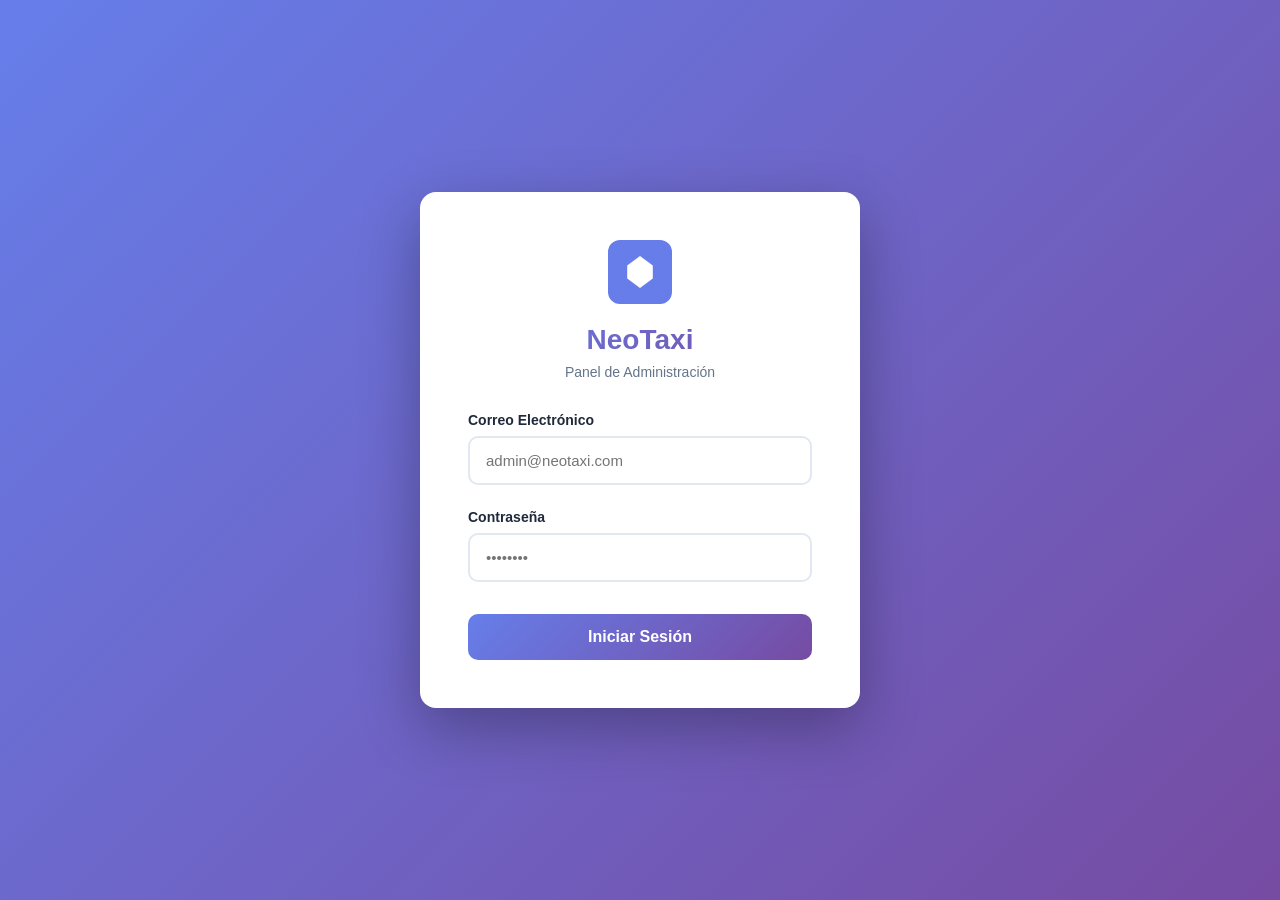
<file: static/login.html>
<!DOCTYPE html>
<html lang="es">

<head>
    <meta charset="UTF-8">
    <meta name="viewport" content="width=device-width, initial-scale=1.0">
    <title>NeoTaxi - Iniciar Sesión</title>
    <style>
        * {
            margin: 0;
            padding: 0;
            box-sizing: border-box;
        }

        body {
            font-family: 'Inter', -apple-system, BlinkMacSystemFont, 'Segoe UI', Roboto, sans-serif;
            background: linear-gradient(135deg, #667eea 0%, #764ba2 100%);
            min-height: 100vh;
            display: flex;
            align-items: center;
            justify-content: center;
            padding: 20px;
        }

        .login-container {
            background: white;
            padding: 48px;
            border-radius: 16px;
            box-shadow: 0 20px 60px rgba(0, 0, 0, 0.3);
            width: 100%;
            max-width: 440px;
            animation: slideUp 0.5s ease-out;
        }

        @keyframes slideUp {
            from {
                opacity: 0;
                transform: translateY(30px);
            }

            to {
                opacity: 1;
                transform: translateY(0);
            }
        }

        .logo {
            text-align: center;
            margin-bottom: 32px;
        }

        .logo svg {
            width: 64px;
            height: 64px;
            margin-bottom: 16px;
        }

        .logo h1 {
            font-size: 28px;
            font-weight: 700;
            background: linear-gradient(135deg, #667eea 0%, #764ba2 100%);
            -webkit-background-clip: text;
            -webkit-text-fill-color: transparent;
            background-clip: text;
            margin-bottom: 8px;
        }

        .logo p {
            color: #64748b;
            font-size: 14px;
        }

        .form-group {
            margin-bottom: 24px;
        }

        .form-group label {
            display: block;
            margin-bottom: 8px;
            font-weight: 600;
            color: #1e293b;
            font-size: 14px;
        }

        .form-group input {
            width: 100%;
            padding: 14px 16px;
            border: 2px solid #e2e8f0;
            border-radius: 10px;
            font-size: 15px;
            transition: all 0.2s;
            font-family: inherit;
        }

        .form-group input:focus {
            outline: none;
            border-color: #667eea;
            box-shadow: 0 0 0 3px rgba(102, 126, 234, 0.1);
        }

        .login-btn {
            width: 100%;
            padding: 14px;
            background: linear-gradient(135deg, #667eea 0%, #764ba2 100%);
            color: white;
            border: none;
            border-radius: 10px;
            font-size: 16px;
            font-weight: 600;
            cursor: pointer;
            transition: all 0.3s;
            margin-top: 8px;
        }

        .login-btn:hover {
            transform: translateY(-2px);
            box-shadow: 0 10px 20px rgba(102, 126, 234, 0.3);
        }

        .login-btn:active {
            transform: translateY(0);
        }

        .login-btn:disabled {
            opacity: 0.6;
            cursor: not-allowed;
            transform: none;
        }

        .error-message {
            background: #fee2e2;
            color: #991b1b;
            padding: 12px 16px;
            border-radius: 8px;
            margin-bottom: 20px;
            font-size: 14px;
            display: none;
            animation: shake 0.5s;
        }

        @keyframes shake {

            0%,
            100% {
                transform: translateX(0);
            }

            25% {
                transform: translateX(-10px);
            }

            75% {
                transform: translateX(10px);
            }
        }

        .error-message.show {
            display: block;
        }

        .loading {
            display: inline-block;
            width: 16px;
            height: 16px;
            border: 2px solid rgba(255, 255, 255, 0.3);
            border-top-color: white;
            border-radius: 50%;
            animation: spin 0.6s linear infinite;
        }

        @keyframes spin {
            to {
                transform: rotate(360deg);
            }
        }
    </style>
</head>

<body>
    <div class="login-container">
        <div class="logo">
            <svg viewBox="0 0 64 64" fill="none">
                <rect width="64" height="64" rx="12" fill="url(#gradient)" />
                <path d="M32 16L44.8 25.6V38.4L32 48L19.2 38.4V25.6L32 16Z" fill="white" />
                <defs>
                    <linearGradient id="gradient" x1="0" y1="0" x2="64" y2="64">
                        <stop offset="0%" stop-color="#667eea" />
                        <stop offset="100%" stop-color="#764ba2" />
                    </linearGradient>
                </defs>
            </svg>
            <h1>NeoTaxi</h1>
            <p>Panel de Administración</p>
        </div>

        <div id="errorMessage" class="error-message"></div>

        <form id="loginForm">
            <div class="form-group">
                <label for="email">Correo Electrónico</label>
                <input type="email" id="email" name="email" placeholder="admin@neotaxi.com" required
                    autocomplete="email">
            </div>

            <div class="form-group">
                <label for="password">Contraseña</label>
                <input type="password" id="password" name="password" placeholder="••••••••" required
                    autocomplete="current-password">
            </div>

            <button type="submit" class="login-btn" id="loginBtn">
                Iniciar Sesión
            </button>
        </form>
    </div>

    <script>
        const API_BASE_URL = window.location.origin + '/api';

        document.getElementById('loginForm').addEventListener('submit', async (e) => {
            e.preventDefault();

            const email = document.getElementById('email').value;
            const password = document.getElementById('password').value;
            const loginBtn = document.getElementById('loginBtn');
            const errorMessage = document.getElementById('errorMessage');

            // Hide previous errors
            errorMessage.classList.remove('show');

            // Disable button and show loading
            loginBtn.disabled = true;
            loginBtn.innerHTML = '<span class="loading"></span>';

            try {
                const response = await fetch(`${API_BASE_URL}/auth/login-admin`, {
                    method: 'POST',
                    headers: {
                        'Content-Type': 'application/json'
                    },
                    body: JSON.stringify({ email, password })
                });

                const data = await response.json();

                if (!response.ok) {
                    throw new Error(data.detail || 'Error al iniciar sesión');
                }

                // Verificar que sea usuario tipo "user" (admin)
                if (data.user_type !== 'user') {
                    throw new Error('Acceso denegado. Solo administradores pueden acceder a este panel.');
                }

                // Save token and user data
                localStorage.setItem('authToken', data.token);
                localStorage.setItem('userData', JSON.stringify(data));

                // Redirect to admin panel
                window.location.href = '/admin/';

            } catch (error) {
                console.error('Login error:', error);
                errorMessage.textContent = error.message;
                errorMessage.classList.add('show');

                // Re-enable button
                loginBtn.disabled = false;
                loginBtn.textContent = 'Iniciar Sesión';
            }
        });
    </script>
</body>

</html>
</file>
